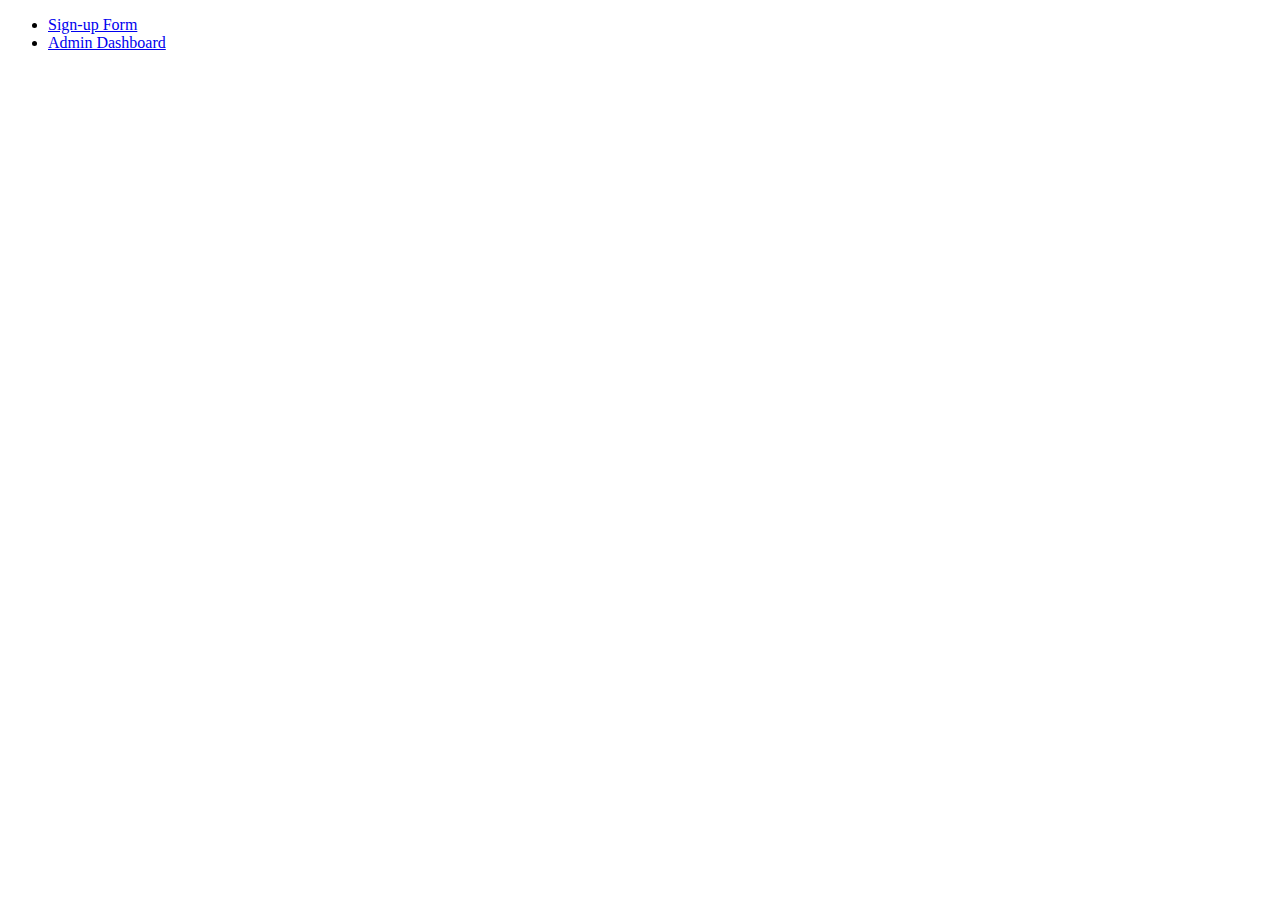
<file: index.html>
<!DOCTYPE html>
<html lang="en">
<head>
    <meta charset="UTF-8">
    <meta name="viewport" content="width=device-width, initial-scale=1.0">
    <title>TOP Directory</title>
</head>
<body>
    <ul>
        <li>
            <a href="./sign-up-form/index.html">Sign-up Form</a>
        </li>
        <li>
            <a href="./admin-dashboard/index.html">Admin Dashboard</a>
        </li>
    </ul>
</body>
</html>
</file>
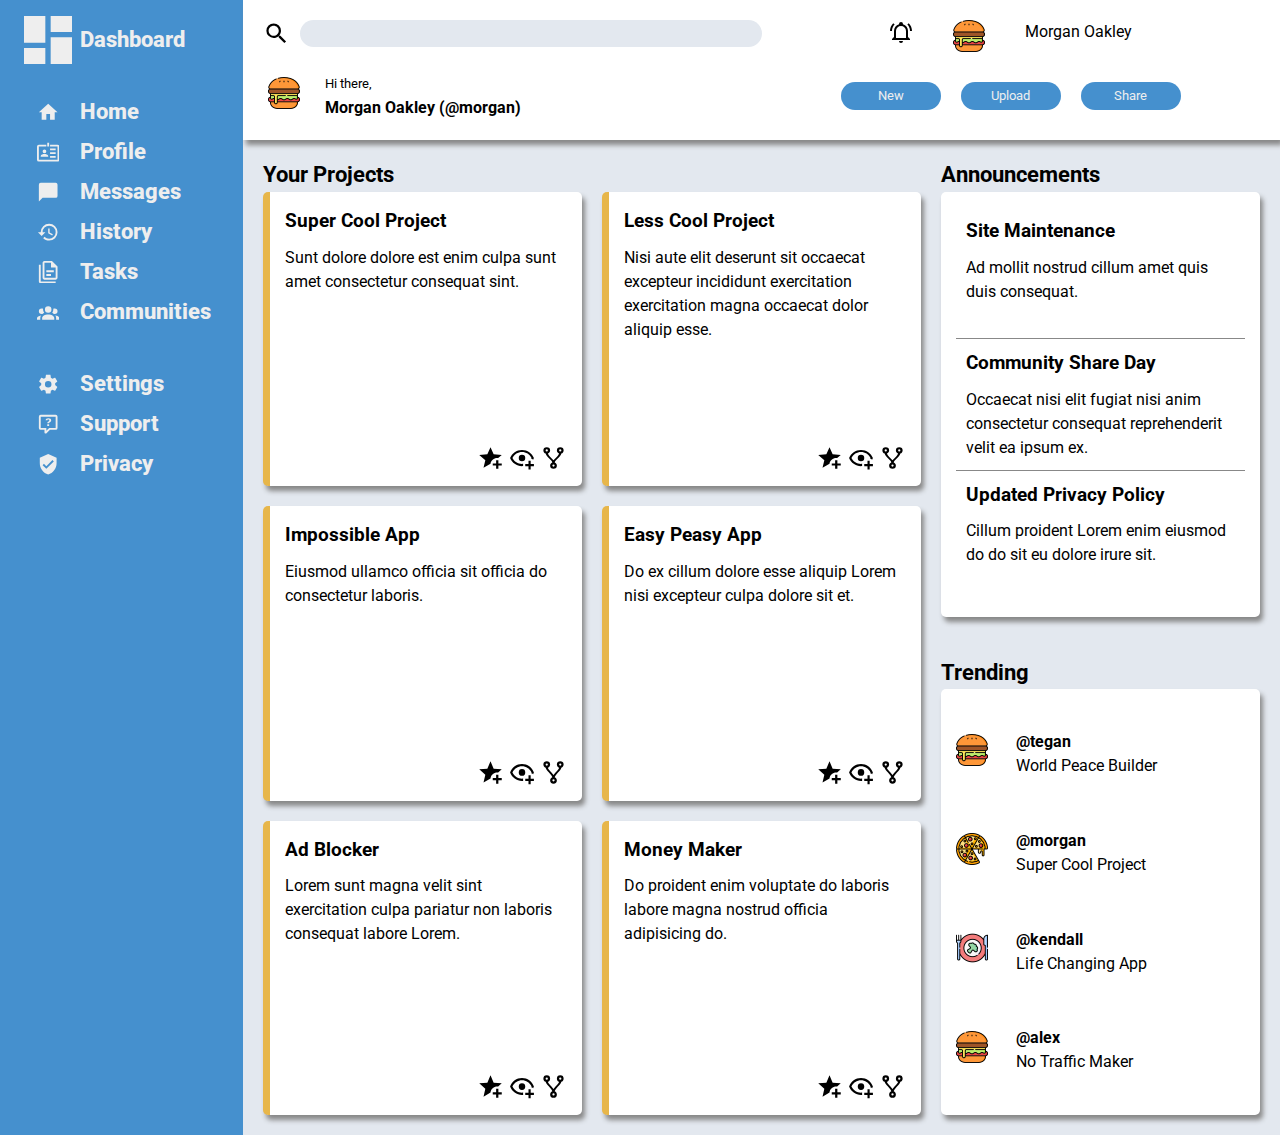
<file: admin-dashboard/index.html>
<!DOCTYPE html>
<html lang="en">
<head>
    <meta charset="UTF-8">
    <meta name="viewport" content="width=device-width, initial-scale=1.0">
    <title>Admin Dashboard</title>
    <link rel="stylesheet" href="./style.css">
</head>
<body>



    <nav>
        <div class="logo">
            <svg xmlns="http://www.w3.org/2000/svg" viewBox="0 0 24 24" fill="#eee">
                <title>view-dashboard</title>
                <path d="M13,3V9H21V3M13,21H21V11H13M3,21H11V15H3M3,13H11V3H3V13Z" />
            </svg>
            <p>Dashboard</p>
        </div>
        <menu>
            <li class="user-option">
                <a href="#">
                    <svg xmlns="http://www.w3.org/2000/svg" viewBox="0 0 24 24" fill="#eee">
                        <title>home</title>
                        <path d="M10,20V14H14V20H19V12H22L12,3L2,12H5V20H10Z" />
                    </svg>
                    <p>Home</p>
                </a>
            </li>
            <li class="user-option">
                <a href="#">
                    <svg xmlns="http://www.w3.org/2000/svg" viewBox="0 0 24 24" fill="#eee">
                        <title>badge-account-horizontal-outline</title>
                        <path d="M8,9A2,2 0 0,1 10,11A2,2 0 0,1 8,13A2,2 0 0,1 6,11A2,2 0 0,1 8,9M12,17H4V16C4,14.67 6.67,14 8,14C9.33,14 12,14.67 12,16V17M20,8H14V10H20V8M20,12H14V14H20V12M20,16H14V18H20V16M22,4H14V6H22V20H2V6H10V4H2A2,2 0 0,0 0,6V20A2,2 0 0,0 2,22H22A2,2 0 0,0 24,20V6A2,2 0 0,0 22,4M13,6H11V2H13V6Z" />
                    </svg>
                    <p>Profile</p>
                </a>
            </li>
            <li class="user-option">
                <a href="#">
                    <svg xmlns="http://www.w3.org/2000/svg" viewBox="0 0 24 24" fill="#eee">
                        <title>message</title>
                        <path d="M20,2H4A2,2 0 0,0 2,4V22L6,18H20A2,2 0 0,0 22,16V4C22,2.89 21.1,2 20,2Z" />
                    </svg>
                    <p>Messages</p>
                </a>
            </li>
            <li class="user-option">
                <a href="#">
                    <svg xmlns="http://www.w3.org/2000/svg" viewBox="0 0 24 24" fill="#eee">
                        <title>history</title>
                        <path d="M13.5,8H12V13L16.28,15.54L17,14.33L13.5,12.25V8M13,3A9,9 0 0,0 4,12H1L4.96,16.03L9,12H6A7,7 0 0,1 13,5A7,7 0 0,1 20,12A7,7 0 0,1 13,19C11.07,19 9.32,18.21 8.06,16.94L6.64,18.36C8.27,20 10.5,21 13,21A9,9 0 0,0 22,12A9,9 0 0,0 13,3" />
                    </svg>
                    <p>History</p>
                </a>
            </li>
            <li class="user-option">
                <a href="#">
                    <svg xmlns="http://www.w3.org/2000/svg" viewBox="0 0 24 24" fill="#eee">
                        <title>file-document-multiple-outline</title>
                        <path d="M16 0H8C6.9 0 6 .9 6 2V18C6 19.1 6.9 20 8 20H20C21.1 20 22 19.1 22 18V6L16 0M20 18H8V2H15V7H20V18M4 4V22H20V24H4C2.9 24 2 23.1 2 22V4H4M10 10V12H18V10H10M10 14V16H15V14H10Z" />
                    </svg>
                    <p>Tasks</p>
                </a>
            </li>
            <li class="user-option">
                <a href="#">
                    <svg xmlns="http://www.w3.org/2000/svg" viewBox="0 0 24 24" fill="#eee">
                        <title>account-group</title>
                        <path d="M12,5.5A3.5,3.5 0 0,1 15.5,9A3.5,3.5 0 0,1 12,12.5A3.5,3.5 0 0,1 8.5,9A3.5,3.5 0 0,1 12,5.5M5,8C5.56,8 6.08,8.15 6.53,8.42C6.38,9.85 6.8,11.27 7.66,12.38C7.16,13.34 6.16,14 5,14A3,3 0 0,1 2,11A3,3 0 0,1 5,8M19,8A3,3 0 0,1 22,11A3,3 0 0,1 19,14C17.84,14 16.84,13.34 16.34,12.38C17.2,11.27 17.62,9.85 17.47,8.42C17.92,8.15 18.44,8 19,8M5.5,18.25C5.5,16.18 8.41,14.5 12,14.5C15.59,14.5 18.5,16.18 18.5,18.25V20H5.5V18.25M0,20V18.5C0,17.11 1.89,15.94 4.45,15.6C3.86,16.28 3.5,17.22 3.5,18.25V20H0M24,20H20.5V18.25C20.5,17.22 20.14,16.28 19.55,15.6C22.11,15.94 24,17.11 24,18.5V20Z" />
                    </svg>
                    <p>Communities</p>
                </a>
            </li>
            <li class="admin-option">
                <a href="#">
                    <svg xmlns="http://www.w3.org/2000/svg" viewBox="0 0 24 24" fill="#eee">
                        <title>cog</title>
                        <path d="M12,15.5A3.5,3.5 0 0,1 8.5,12A3.5,3.5 0 0,1 12,8.5A3.5,3.5 0 0,1 15.5,12A3.5,3.5 0 0,1 12,15.5M19.43,12.97C19.47,12.65 19.5,12.33 19.5,12C19.5,11.67 19.47,11.34 19.43,11L21.54,9.37C21.73,9.22 21.78,8.95 21.66,8.73L19.66,5.27C19.54,5.05 19.27,4.96 19.05,5.05L16.56,6.05C16.04,5.66 15.5,5.32 14.87,5.07L14.5,2.42C14.46,2.18 14.25,2 14,2H10C9.75,2 9.54,2.18 9.5,2.42L9.13,5.07C8.5,5.32 7.96,5.66 7.44,6.05L4.95,5.05C4.73,4.96 4.46,5.05 4.34,5.27L2.34,8.73C2.21,8.95 2.27,9.22 2.46,9.37L4.57,11C4.53,11.34 4.5,11.67 4.5,12C4.5,12.33 4.53,12.65 4.57,12.97L2.46,14.63C2.27,14.78 2.21,15.05 2.34,15.27L4.34,18.73C4.46,18.95 4.73,19.03 4.95,18.95L7.44,17.94C7.96,18.34 8.5,18.68 9.13,18.93L9.5,21.58C9.54,21.82 9.75,22 10,22H14C14.25,22 14.46,21.82 14.5,21.58L14.87,18.93C15.5,18.67 16.04,18.34 16.56,17.94L19.05,18.95C19.27,19.03 19.54,18.95 19.66,18.73L21.66,15.27C21.78,15.05 21.73,14.78 21.54,14.63L19.43,12.97Z" />
                    </svg>
                    <p>Settings</p>
                </a>
            </li>
            <li class="admin-option">
                <a href="#">
                    <svg xmlns="http://www.w3.org/2000/svg" viewBox="0 0 24 24" fill="#eee">
                        <title>comment-question-outline</title>
                        <path d="M4,2A2,2 0 0,0 2,4V16A2,2 0 0,0 4,18H8V21A1,1 0 0,0 9,22H9.5V22C9.75,22 10,21.9 10.2,21.71L13.9,18H20A2,2 0 0,0 22,16V4C22,2.89 21.1,2 20,2H4M4,4H20V16H13.08L10,19.08V16H4V4M12.19,5.5C11.3,5.5 10.59,5.68 10.05,6.04C9.5,6.4 9.22,7 9.27,7.69C0.21,7.69 6.57,7.69 11.24,7.69C11.24,7.41 11.34,7.2 11.5,7.06C11.7,6.92 11.92,6.85 12.19,6.85C12.5,6.85 12.77,6.93 12.95,7.11C13.13,7.28 13.22,7.5 13.22,7.8C13.22,8.08 13.14,8.33 13,8.54C12.83,8.76 12.62,8.94 12.36,9.08C11.84,9.4 11.5,9.68 11.29,9.92C11.1,10.16 11,10.5 11,11H13C13,10.72 13.05,10.5 13.14,10.32C13.23,10.15 13.4,10 13.66,9.85C14.12,9.64 14.5,9.36 14.79,9C15.08,8.63 15.23,8.24 15.23,7.8C15.23,7.1 14.96,6.54 14.42,6.12C13.88,5.71 13.13,5.5 12.19,5.5M11,12V14H13V12H11Z" />
                    </svg>
                    <p>Support</p>
                </a>
            </li>
            <li class="admin-option">
                <a href="#">
                    <svg xmlns="http://www.w3.org/2000/svg" viewBox="0 0 24 24" fill="#eee">
                        <title>shield-check</title>
                        <path d="M10,17L6,13L7.41,11.59L10,14.17L16.59,7.58L18,9M12,1L3,5V11C3,16.55 6.84,21.74 12,23C17.16,21.74 21,16.55 21,11V5L12,1Z" />
                    </svg>
                    <p>Privacy</p>
                </a>
            </li>
        </menu>
    </nav>

    <header>
        <form action="" method="get">
            <search class="search-container">
                <button class="search"></button>
                <input type="search" id="search" name="q">
            </search>
        </form>
        <div class="admin">
            <img src="./images/bell-ring-outline.svg" alt="alert icon" class="icon">
            <img src="./images/avatar/hamburger_3075977.png" alt="user avatar" class="avatar">
            <p class="user-name">Morgan Oakley</p>
        </div>
        <div class="user">
            <img src="./images/avatar/hamburger_3075977.png" alt="user avatar">
            <p class="message">Hi there,</p>
            <p class="user-detail">Morgan Oakley (@morgan)</p>
        </div>
        <div class="buttons">
            <button class="admin-btn">New</button>
            <button class="admin-btn">Upload</button>
            <button class="admin-btn">Share</button>
        </div>
    </header>

    <main>
        <div class="container-title-body">
            <p class="title">Your Projects</p>
            <div class="projects">
                <card class="project">
                    <h6>Super Cool Project</h6>
                    <p>Sunt dolore dolore est enim culpa sunt amet consectetur consequat sint.</p>
                    <div class="card-buttons">
                        <button class="add-favorite"></button>
                        <button class="add-watching"></button>
                        <button class="source"></button>
                    </div>
                </card>
                <card class="project">
                    <h6>Less Cool Project</h6>
                    <p>Nisi aute elit deserunt sit occaecat excepteur incididunt exercitation exercitation magna occaecat dolor aliquip esse.</p>
                    <div class="card-buttons">
                        <button class="add-favorite"></button>
                        <button class="add-watching"></button>
                        <button class="source"></button>
                    </div>
                </card>
                <card class="project">
                    <h6>Impossible App</h6>
                    <p>Eiusmod ullamco officia sit officia do consectetur laboris.</p>
                    <div class="card-buttons">
                        <button class="add-favorite"></button>
                        <button class="add-watching"></button>
                        <button class="source"></button>
                    </div>
                </card>
                <card class="project">
                    <h6>Easy Peasy App</h6>
                    <p>Do ex cillum dolore esse aliquip Lorem nisi excepteur culpa dolore sit et.</p>
                    <div class="card-buttons">
                        <button class="add-favorite"></button>
                        <button class="add-watching"></button>
                        <button class="source"></button>
                    </div>
                </card>
                <card class="project">
                    <h6>Ad Blocker</h6>
                    <p>Lorem sunt magna velit sint exercitation culpa pariatur non laboris consequat labore Lorem.</p>
                    <div class="card-buttons">
                        <button class="add-favorite"></button>
                        <button class="add-watching"></button>
                        <button class="source"></button>
                    </div>
                </card>
                <card class="project">
                    <h6>Money Maker</h6>
                    <p>Do proident enim voluptate do laboris labore magna nostrud officia adipisicing do.</p>
                    <div class="card-buttons">
                        <button class="add-favorite"></button>
                        <button class="add-watching"></button>
                        <button class="source"></button>
                    </div>
                </card>
            </div>
        </div>
        <sidebar class="container-one-column">
            <div class="container-title-body">
                <p class="title">Announcements</p>
                <card class="container-one-column list-divider">
                    <div class="announcement" >
                        <h6>Site Maintenance</h6>
                        <p>Ad mollit nostrud cillum amet quis duis consequat.</p>
                    </div>
                    <div class="announcement">
                        <h6>Community Share Day</h6>
                        <p>Occaecat nisi elit fugiat nisi anim consectetur consequat reprehenderit velit ea ipsum ex.</p>
                    </div>
                    <div class="announcement">
                        <h6>Updated Privacy Policy</h6>
                        <p>Cillum proident Lorem enim eiusmod do do sit eu dolore irure sit.</p>
                    </div>
                </card>
            </div>
            <div class="container-title-body">
                <p class="title">Trending</p>
                <card class="container-one-column">
                    <div class="trend">
                        <div class="avatar one">
                            <img src="./images/avatar/hamburger_3075977.png" height="32px" width="32px" alt="avatar">
                        </div>
                        <p class="user-name">@tegan</p>
                        <p class="summary">world peace builder</p>
                    </div>
                    <div class="trend">
                        <div class="avatar one">
                            <img src="./images/avatar/pizza_1404945.png" height="32px" width="32px" alt="avatar">
                        </div>
                        <p class="user-name">@morgan</p>
                        <p class="summary">super cool project</p>
                    </div>
                    <div class="trend">
                        <div class="avatar one">
                            <img src="./images/avatar/broccoli_4773329.png" height="32px" width="32px" alt="avatar">
                        </div>
                        <p class="user-name">@kendall</p>
                        <p class="summary">life changing app</p>
                    </div>
                    <div class="trend">
                        <div class="avatar one">
                            <img src="./images/avatar/hamburger_3075977.png" height="32px" width="32px" alt="avatar">
                        </div>
                        <p class="user-name">@alex</p>
                        <p class="summary">no traffic maker</p>
                    </div>
                </card>
            </div>
        </sidebar>
    </main>
</body>
</html>
</file>
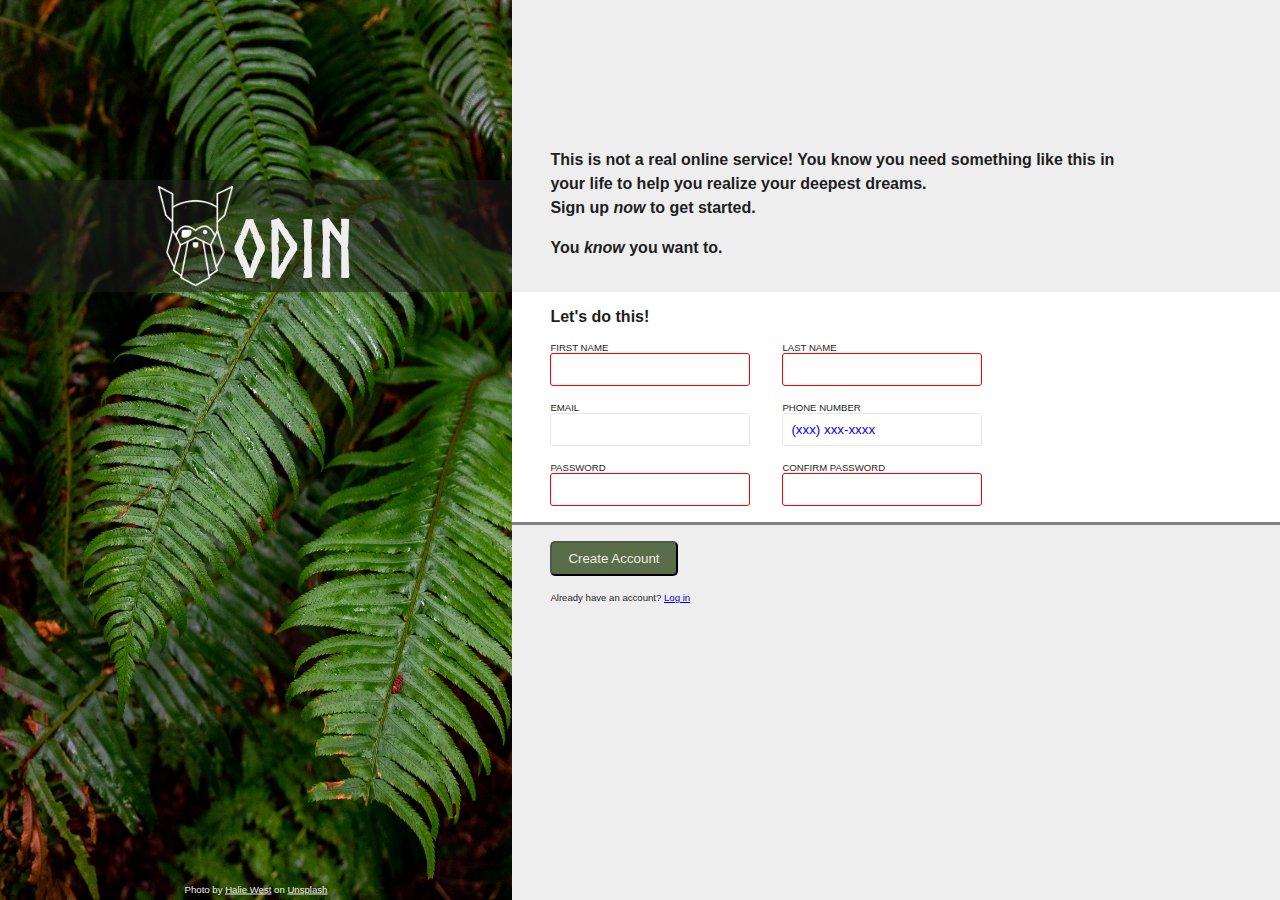
<file: sign-up-form/index.html>
<!DOCTYPE html>
<html lang="en">
<head>
    <meta charset="UTF-8">
    <meta name="viewport" content="width=device-width, initial-scale=1.0">
    <title>Document</title>
    <link rel="stylesheet" href="./style.css">
</head>
<body>
    <section class="title_pane">
        <div class="title_wrapper">
            <img class="title_logo" src="./images/odin-lined.png" alt="Odin Logo">
            <h1 class="title">Odin</h1>
        </div>
        <p class="credit">
            Photo by <a href="https://unsplash.com/@haliewestphoto?utm_content=creditCopyText&utm_medium=referral&utm_source=unsplash">Halie West</a> on <a href="https://unsplash.com/photos/green-leaf-plant-in-close-up-photography-25xggax4bSA?utm_content=creditCopyText&utm_medium=referral&utm_source=unsplash">Unsplash</a>
  
        </p>
    </section>

    <section class="main">

        <div class="call_to_action">
            <p>
                This is not a real online service!
                You know you need something like this in your life to help
                you realize your deepest dreams.<br>
                Sign up <span class="decorator">now</span> to get started.
            </p>
            <p>
                You <span class="decorator">know</span> you want to.
            </p>
        </div>

        <form action="" class="signup" method="get">
            <div class="form_wrapper">
                <fieldset>
                    <legend>Let's do this!</legend>
                    <ul class="questions">
                        <li class="form_row">
                            <div class="question">
                                <label for="fname">First Name</label>
                                <input type="text" id="fname" name="fname"
                                    required>
                            </div>
                            <div class="question">
                                <label for="lname">Last Name</label>
                                <input type="text" id="lname" name="lname"
                                    required>
                            </div>
                        </li>
                        <li class="form_row">
                            <div class="question">
                                <label for="email">Email</label>
                                <input type="email" id="email" name="email">
                            </div>
                            <div class="question">
                                <label for="tel">Phone Number</label>
                                <input type="tel" id="tel" name="tel"
                                    placeholder="(xxx) xxx-xxxx">
                            </div>
                        </li>
                        <li class="form_row">
                            <div class="question">
                                <label for="pw">Password</label>
                                <input type="password" id="pw" name="pw"
                                    required>
                            </div>
                
                            <div class="question">
                                <label for="pw_confirm">Confirm Password</label>
                                <input type="password" id="pw_confirm" name="pw_confirm"
                                    required>
                            </div>
                        </li>
                    </ul>
            </div>


                <div class="button_wrapper">
                    <button class="submit">Create Account</button>
                </div>

                </fieldset>
        </form>

        <div class="log_in">
            <p>
                Already have an account?
            </p>
            <span><a href="#">Log in</a></span>
        </div>
    </section>
</body>
</html>
</file>
<file: sign-up-form/style.css>
@font-face {
    font-family: 'Norse_Bold';
    src: url('./fonts/Norse-Bold.otf');
    font-weight: normal;
    font-style: normal;
}

:root {
    font-family: sans-serif;
    font-size: 16px;
}

* {
    margin: 0px;
    padding: 0px;
    box-sizing: border-box;
}

body {
    height: 100vh;
    width: 100vw;

    display: flex;
    flex-direction: row;

    /* constants */ 
    --top_spacing: 20%;

    --title_pane_width: 40%;
    --main_pane_width: 60%;
    --main_component_width: 80%;

    --title_color: #eee;
    --title_bg: rgba(30, 30, 30, 50%);
    --text_color: rgb(30,30,30);
    --accent_color: #eee;
}

.title_pane {
    height: 100%;
    width: var(--title_pane_width);

    background-image: url(./images/halie-west-25xggax4bSA-unsplash.jpg);
    background-size: 100% 100%;

    /* to position descendants */ 
    position: relative;

    color: var(--title_color);
}

    .title_wrapper {
        height: 7rem;
        width: 100%;

        position: absolute;
        top: var(--top_spacing);

        background-color: var(--title_bg);

        display: flex;
        justify-content: center;
        align-items: center;
    }

        .title_logo {
            height: 90%;
            width: auto;
        }

        .title {
            font-family: 'Norse_bold';
            font-size: 5rem;

            /* hack to align title with logo */
            margin-top: 1.5rem;
        }

    .credit {
        font-size: 0.6rem;

        position: absolute;
        bottom: 0;
        left: 50%;
        transform: translate(-50%, -50%);
    }

        .credit > a:link {
            color: var(--title_color)
        }


.main {
    height: 100%;
    width: var(--main_pane_width);

    display: flex;
    flex-direction: column;

    color: var(--text_color);
    background-color: var(--accent_color);
}

    /* vertical divide between title and main panes */
    .main>div, 
    .form_wrapper,
    .button_wrapper {
        padding-left: 5%;
    }

    .call_to_action {
        /* 7rem to match .title_wrapper */ 
        height: calc(var(--top_spacing) + 7rem);
        width: var(--main_component_width);

        display: flex;
        flex-direction: column;
        justify-content: flex-end;

        font-weight: bold;
        line-height: 1.5;
    }

        .call_to_action p {
            margin-bottom: 1rem;
        }
        .call_to_action p:last-child {
            margin-bottom: 2rem;
        }
        .call_to_action .decorator {
            font-style: italic;
        }


    form {
        height: auto;
        width: 100%;
    }

        .form_wrapper {
            background-color: #fff;
            border-bottom: 3px solid grey;
        }

        fieldset {
            position: relative;
            border: none;
        }

            legend {
                position: relative;
                top: 1rem;
                left: 0;

                font-weight: bold;
            }

        ul {
            width: var(--main_component_width);

            display: flex;
            flex-direction: column;
            align-items: flex-start;

            list-style: none;
        }

            .form_row {
                display: flex;
                gap: 2rem;
                row-gap: 1rem;
                margin-top: 1rem;
                flex-wrap: wrap;
            }
            .form_row:first-child {
                margin-top: 2rem;
            }
            .form_row:last-child {
                margin-bottom: 1rem;
            }

                label {
                    display: block;
                    text-transform: uppercase;
                    font-size: 0.6rem;
                }

                input {
                    width: 200px;

                    border-color: #e5e7eb;
                    border-radius: 3px;
                    border-style: solid;
                    border-width: 1px;

                    padding: .5rem;
                }
                input:focus {
                    border-color: blue;
                    box-shadow: 2px 3px var(--accent_color);
                }
                input:invalid {
                    border-color: red;
                }
                input::placeholder {
                    color: blue;
                }

    button {
        padding: 0.5rem 1rem;
        border-radius: 5px;

        margin: 1rem 0;

        color: var(--title_color);
        background-color: #596D48;
    }

    .log_in {
        width: var(--main_component_width);

        font-size: 0.6rem;
    }

        .log_in > p {
            display: inline;
        }

/* debug */

/* .title_wrapper, 
.title_wrapper>* {
    border: 1px solid lightgreen;
} */
</file>
<file: admin-dashboard/style.css>
@import url('https://fonts.googleapis.com/css2?family=Roboto&display=swap');

/* resets */
* {
    box-sizing: border-box;
    padding: 0px;
    margin: 0px;
    line-height: 1.5;
    font-family: roboto, sans-serif;
}

/* variables */ 
html {
    --padding-custom: 2rem;

    --color-text-light: #eee;
    --color-bg-nav: rgb(69, 144, 206);
    --color-bg-dark: rgb(227, 232, 239);
    --color-bg-light: rgb(255, 255, 255);
    --color-accent: rgb(231, 182, 74);
    --color-shadow: #888;

    /* impacts rem measurement */
    font-size: 16px;

}

/* main page grid layout */
body {
    height: 100vh;
    display: grid;
    grid-template: auto 1fr / auto 1fr;
    grid-template-areas: 
        'sidebar header'
        'sidebar main';
    nav {
        grid-area: sidebar;
        z-index: 1;
    }
    header {
        grid-area: header;
        z-index: 2;
    }
    main {
        grid-area: main;
        z-index: 1;
    }
}

/* styling for the navigation sidebar */
nav {
    color: var(--color-text-light);
    background-color: var(--color-bg-nav);
    padding: 1rem 2rem 1rem 1rem;
    font-size: 1.4rem;
    font-weight: 800;

    .logo {
        display: grid; 
        grid-template-columns: 4rem 1fr;
        grid-template-rows: 3rem;
        align-items: center;
        margin-bottom: var(--padding-custom);
    }

    menu {
        display: grid;
        list-style: none;
        row-gap: .5rem;

        li > a {
            display: grid;
            grid-template-columns: 4rem 1fr;
            grid-template-rows: 2rem;
            align-items: center;
            text-decoration: none;
            color: inherit;

            svg {
                height: 1em;
                width: 1em;
                justify-self: center;
            }   

            p {
                display: inline;
            }
        }

        :nth-last-child(1 of .user-option) {
            margin-bottom: var(--padding-custom);
        }
    }

}

/* styling for the header */
header {
    box-shadow: 3px 5px 5px var(--color-shadow);
    display: grid;
    grid-template: auto auto / 1fr 1fr;
    row-gap: 20px;
    padding: 20px;
}

    .search-container {
        display: grid;
        grid-template: auto / auto 1fr;
        column-gap: 10px;
        input {
            border-radius: 25px;
            border: none;
            background-color: var(--color-bg-dark);
        }
    }


    button[class=search] {
        height: 2em; 
        width: 2em;
        border: none;
        background: url(./images/magnify.svg) center no-repeat;
    }

    .admin {
        display: grid;
        grid-template: 1fr / auto;
        grid-auto-flow: column;
        column-gap: 40px;
        justify-content: center;

        .icon {
            height: 1.5rem;
            width: 1.5rem;
        }
    }

    .user {
        display: grid;
        grid-template: repeat(2, 1fr) / auto 1fr;
        column-gap: 20px;
        img {
            grid-area: 1 / 1 / 3 / 2;
            padding: 5px;
        }
        .message {
            font-size: .8rem;
            align-content: center;
        }
        .user-detail {
            align-content: center;
            font-weight: 700;
        }
    }

    .buttons {
        display: grid;
        grid-template: 1fr / repeat(3, auto);
        justify-content: center;
        gap: 20px;
        padding: 10px 20px;

        .admin-btn {
            border-radius: 25px;
            background-color: var(--color-bg-nav);
            color: var(--color-text-light);
            border: none;
            width: 100px;
        }
    }

/* styling for main body including three sections: 
    Projects as a stand alone container, and 
    Announcements and Trending wrapped in a sidebar container */
main {
    display: grid;
    grid-template-columns: 2fr 1fr;
    padding-right: 20px;

    background-color: var(--color-bg-dark);
}

.projects {
    display: grid;
    grid-template-columns: repeat(auto-fit, minmax(300px, 1fr));
    grid-auto-rows: 1fr;
    gap: calc(1rem + 4px);
}

/* cards are used in projects, announcements, and trending */
card {
    border-radius: 5px;
    box-shadow: 3px 5px 5px var(--color-shadow);
    background-color: var(--color-bg-light);
    padding: 15px;
    div > h6, h6 {
        font-size: 1.2rem;
        font-weight: 700;
    }
    div > p, p {
        font-size: 1rem
    }
}
    /* card variations */
    card[class=project] {
        display: grid;
        grid-template: auto 1fr auto / 1fr;
        gap: 10px;
        border-left: 7px solid var(--color-accent);
        .card-buttons {
            display: grid;
            grid-template-rows: auto;
            grid-auto-flow: column;
            gap: 5px;
            justify-content: right;
            button {
                height: 2em;
                width: 2em;
                border: none;
            }
            .add-favorite {
                background: url(./images/star-plus.svg) center no-repeat;
            }
            .add-watching {
                background: url(./images/eye-plus-outline.svg) center no-repeat;
            }
            .source {
                background: url(./images/source-fork.svg) center no-repeat;
            }
        }
    }
    .announcement {
        display: grid;
        grid-template: auto 1fr / 1fr;
        gap: 10px;
        border-bottom: 1px solid var(--color-shadow);
        padding: 10px;
    }

    /* remove grey divider after last announcement */
    .list-divider> div:nth-last-child(1) {
        border-bottom: none;
    }

    /* styling for the trending section */
    .trend {
        display: grid;
        grid-template: repeat(2, 1fr) / 60px 1fr;
        .avatar {
            grid-area: 1 / 1 / -1 / 2;
            align-content: center;
        }
        .user-name {
            align-content: end;
            font-weight: 700;
        }
        .summary {
            align-content: start;
            text-transform: capitalize;
        }
    }


/* reuseable rules */
.title {
    justify-self: left;
    align-self: end;
    font-weight: 700;
    font-size: 1.4rem;
}

.container-title-body {
    display: grid;
    grid-template-rows: var(--padding-custom) 1fr;
    padding: 20px 0px 20px 20px;
}

.container-one-column {
    display: grid;
    grid-template-columns: 1fr;
    grid-auto-rows: 1fr;
}
</file>
